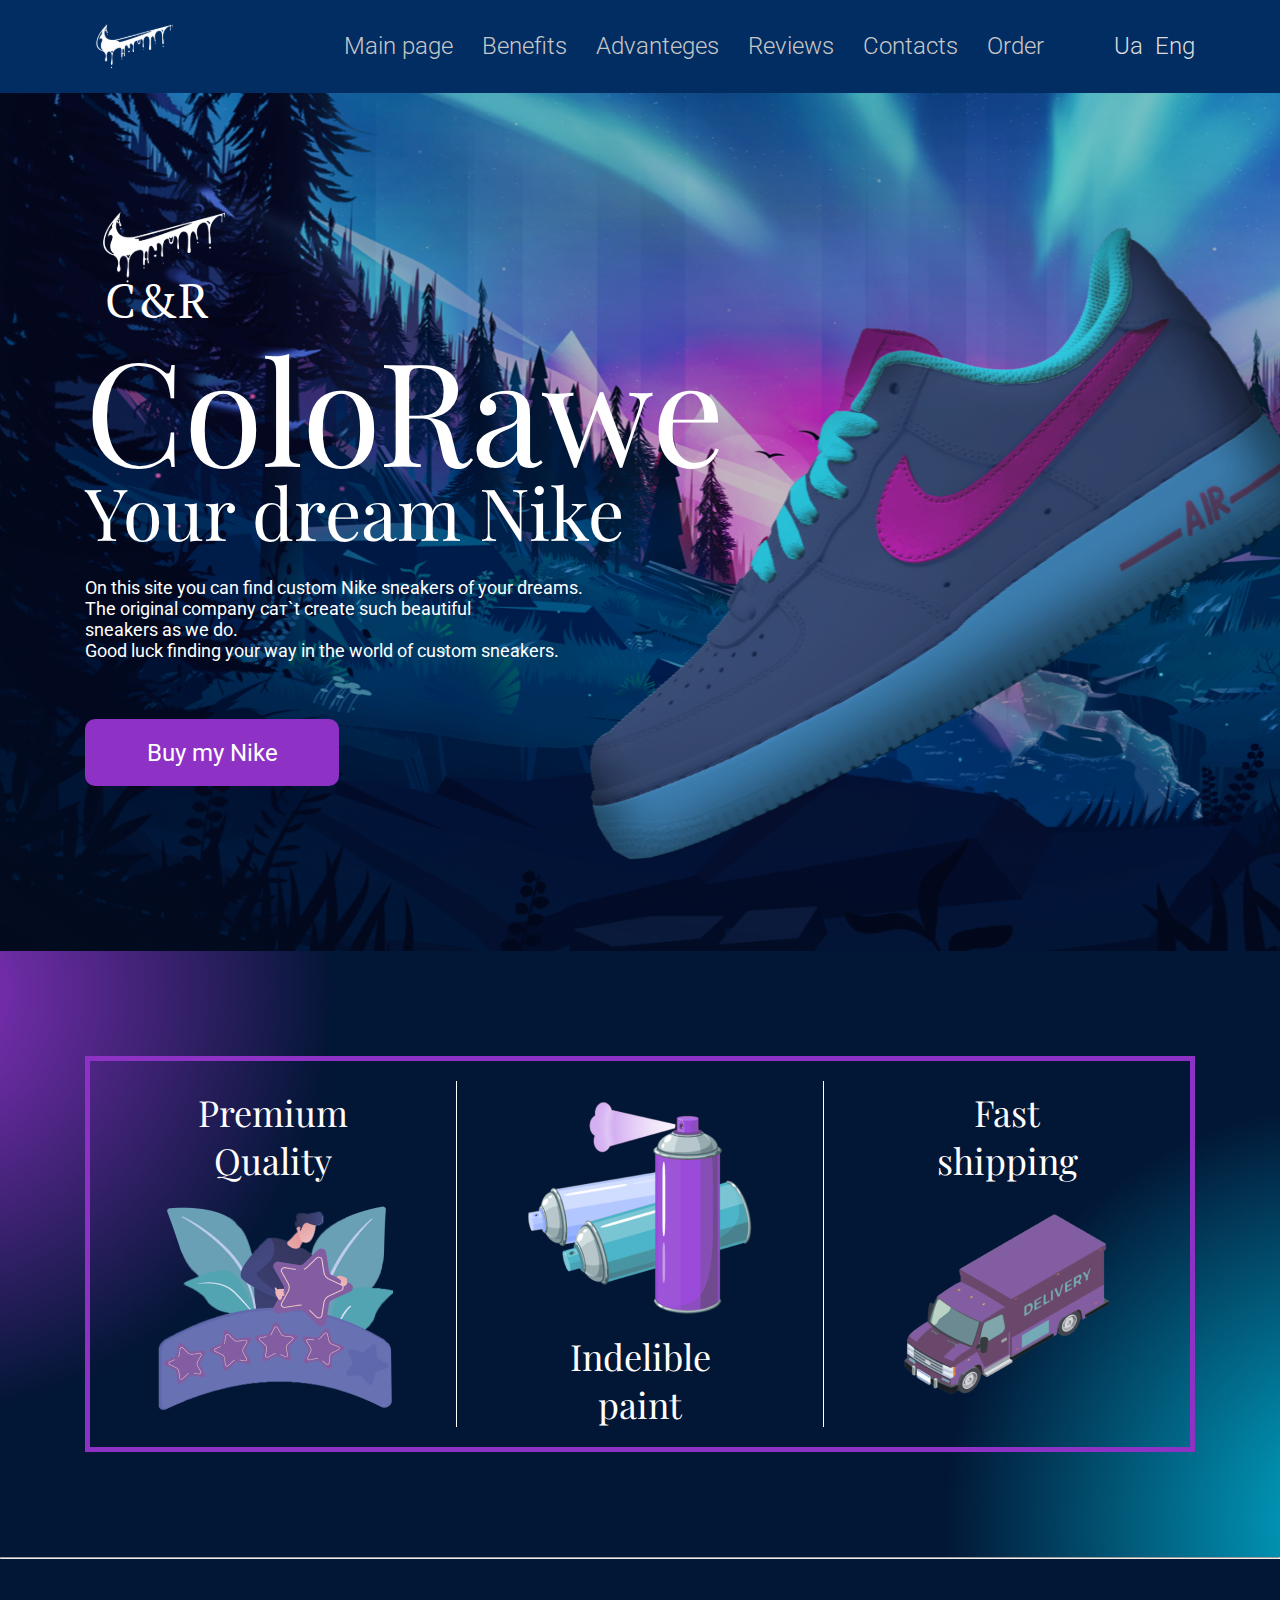
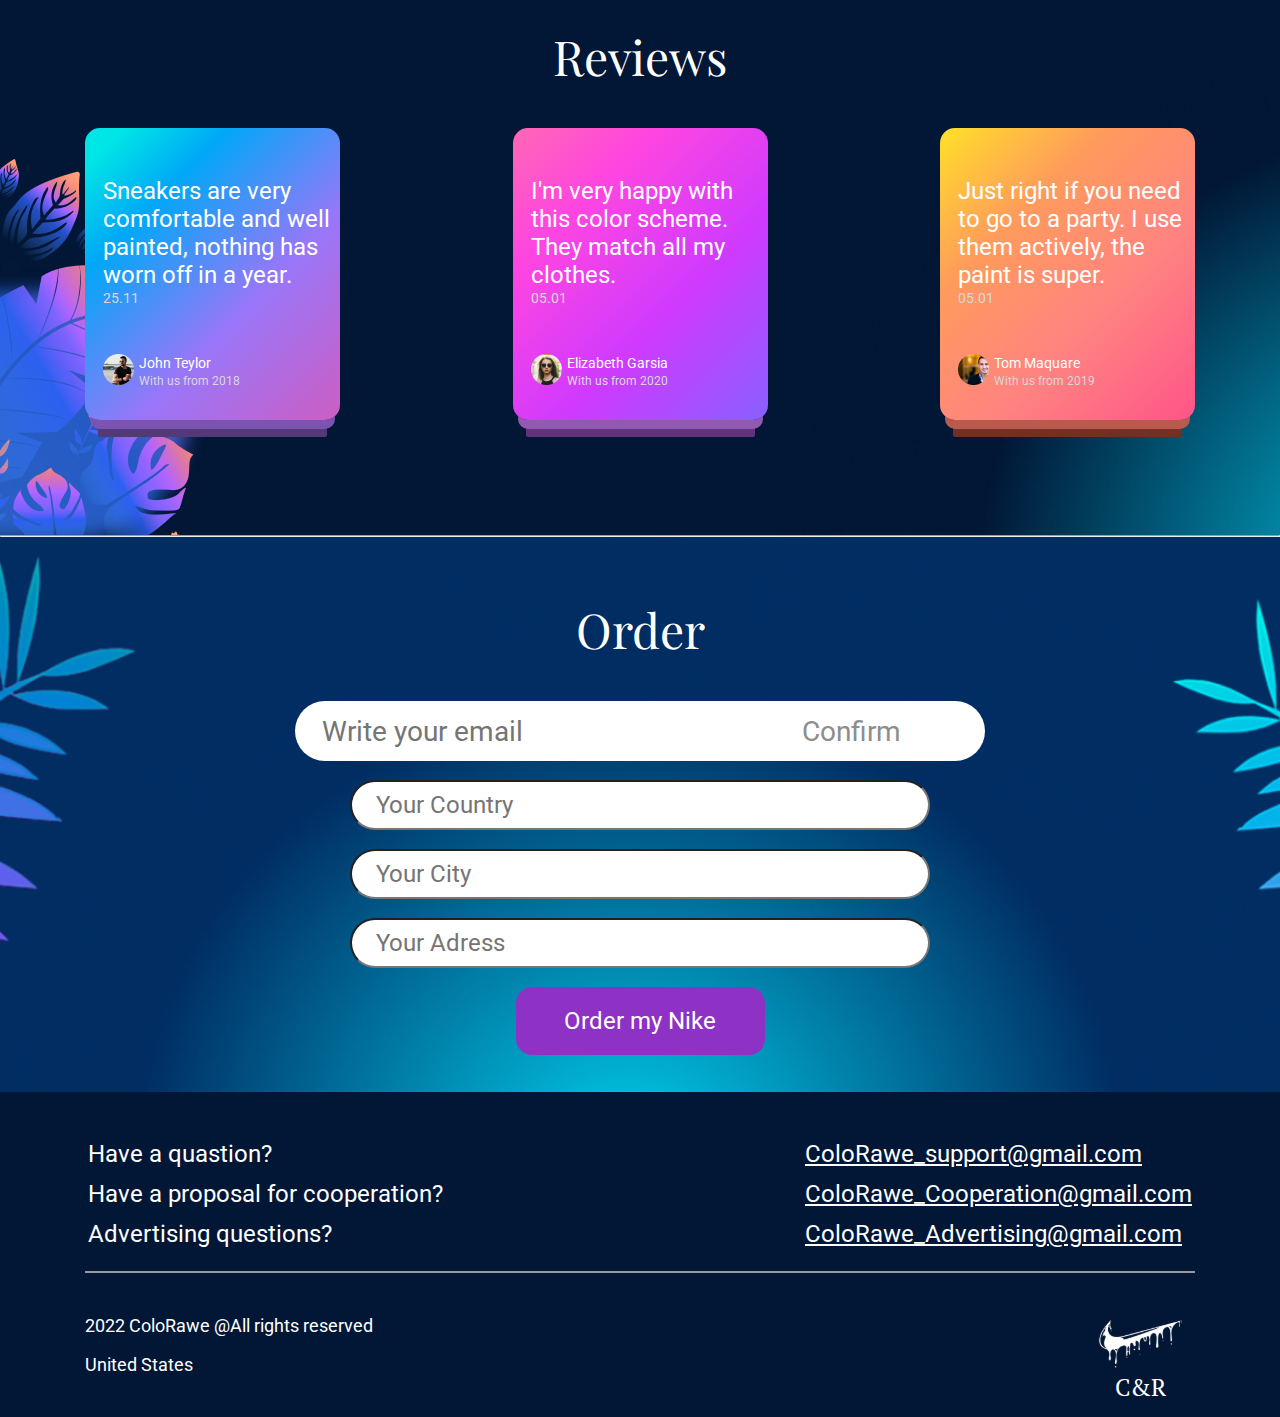
<file: index.html>
<!DOCTYPE html>
<html lang="en">
  <head>
    <meta charset="UTF-8" />
    <meta http-equiv="X-UA-Compatible" content="IE=edge" />
    <meta name="viewport" content="width=device-width, initial-scale=1.0" />
    <title>Nike</title>
    <link
      rel="stylesheet"
      href="https://cdnjs.cloudflare.com/ajax/libs/modern-normalize/2.0.0/modern-normalize.min.css"
    />
    <link
      href="https://fonts.googleapis.com/css2?family=PT+Serif&family=Playfair+Display&family=Roboto:wght@300;400&display=swap"
      rel="stylesheet"
    />
    <link rel="stylesheet" href="./css/style.css" />
  </head>
  <body>
    <header class="header">
      <div class="container">
        <img
          class="header_nike_icon"
          src="./src/icons/nike_icon.svg"
          alt="nike_icon"
        />
        <div class="header_menu hamburger_menu">
          <nav class="header_nav">
            <ul class="header_list">
              <li class="header_items">
                <a class="header_item_link header_link" href="#main"
                  >Main page</a
                >
              </li>
              <li class="header_items">
                <a class="header_item_link header_link" href="#information"
                  >Benefits</a>
              </li>
              <li class="header_items">
                <a class="header_item_link header_link" href="#information"
                  >Advanteges</a>
              </li>
              <li class="header_items">
                <a class="header_item_link header_link" href="#reviews"
                  >Reviews</a>
              </li>
              <li class="header_items">
                <a class="header_item_link header_link" href="#footer"
                  >Contacts</a>
              </li>
              <li class="header_items">
                <a class="header_item_link header_link" href="#order"
                  >Order</a>
              </li>
            </ul>
          </nav>
          <div class="header_language">
            <a class="header_language_link header_link" href="./UaIndex.html"
              >Ua</a
            >
            <a class="header_language_link header_link" href="./index.html"
              >Eng</a
            >
          </div>
          <div class="hamburger">
            <span></span>
            <span></span>
            <span></span>
          </div>
        </div>
      </div>
    </header>
    <main>
      <section class="main" id="main">
        <div class="container">
          <div class="main_logo">
            <img src="./src/icons/big_nike_icon.svg" alt="big_nike_icon" />
            <p class="main_text">C&R</p>
          </div>
          <div class="main_wrapper">
            <h1 class="main_wrapper_title">ColoRawe</h1>
            <p class="main_wrapper_subtitle">Your dream Nike</p>
            <p class="main_wrapper_descr">
              On this site you can find custom Nike sneakers of your dreams.
              <br />
              The original company caт`t create such beautiful <br />
              sneakers as we do. <br />
              Good luck finding your way in the world of custom sneakers.
            </p>
          </div>
          <div>
            <button class="main_btn">Buy my Nike</button>
          </div>
        </div>
      </section>
      <section class="information" id="information">
        <div class="container">
          <ul class="information_list">
            <li class="information_item">
              <h2 class="information_item_title">
                Premium <br />
                Quality
              </h2>
              <img
                class="information_item_img"
                src="./src/img/Premium_Quality.png"
                alt="Premium_Quality"
              />
            </li>
            <li class="information_item">
              <img
                class="information_item_img"
                src="./src/img/Indelible_paint.png"
                alt="Indelible_paint"
              />
              <h2 class="information_item_title">
                Indelible <br />
                paint
              </h2>
            </li>
            <li class="information_item">
              <h2 class="information_item_title">
                Fast <br />
                shipping
              </h2>
              <img
                class="information_item_img"
                src="./src/img/fast_shoping.png"
                alt="Fast_shoping"
              />
            </li>
          </ul>
        </div>
      </section>
      <hr />
      <section class="reviews" id="reviews">
        <div class="reviews_bg">
          <div class="container">
            <h2 class="reviews_title">Reviews</h2>
            <ul class="reviews_list">
              <li class="reviews_item">
                <p class="reviews_item_descr">
                  Sneakers are very comfortable and well painted, nothing has
                  worn off in a year.
                </p>
                <span class="reviews_date"> 25.11 </span>
                <div class="reviews_wrapper">
                  <div class="reviews_img">
                    <img src="./src/img/John.png" alt="John Teylor" />
                  </div>
                  <div class="reviews_box">
                    <h4 class="reviews_title_name">John Teylor</h4>
                    <span class="Join_date-date">With us from 2018</span>
                  </div>
                </div>
              </li>
              <li class="reviews_item">
                <p class="reviews_item_descr">
                  I'm very happy with this color scheme. They match all my
                  clothes.
                </p>
                <span class="reviews_date"> 05.01 </span>
                <div class="reviews_wrapper">
                  <div class="reviews_img">
                    <img src="./src/img/Elizabeth.png" alt="Elizabeth Garsia" />
                  </div>
                  <div class="reviews_box">
                    <h4 class="reviews_title_name">Elizabeth Garsia</h4>
                    <span class="Join_date-date">With us from 2020</span>
                  </div>
                </div>
              </li>
              <li class="reviews_item">
                <p class="reviews_item_descr">
                  Just right if you need to go to a party. I use them actively,
                  the paint is super.
                </p>
                <span class="reviews_date"> 05.01 </span>
                <div class="reviews_wrapper">
                  <div class="reviews_img">
                    <img src="./src/img/Tom.png" alt="Tom Maquare" />
                  </div>
                  <div class="reviews_box">
                    <h4 class="reviews_title_name">Tom Maquare</h4>
                    <span class="Join_date-date">With us from 2019</span>
                  </div>
                </div>
              </li>
            </ul>
          </div>
        </div>
      </section>
      <hr />
      <section class="order" id="order">
        <div class="container">
          <h2 class="order_title">Order</h2>
          <form class="order_form" action="/">
            <div class="order_form_wrapper">
              <input type="email" placeholder="Write your email" />
              <input type="button" value="Confirm" />
            </div>
            <input type="text" placeholder="Your Country" />
            <input type="text" placeholder="Your City" />
            <input type="text" placeholder="Your Adress" />
            <button class="order_btn">Order my Nike</button>
          </form>
        </div>
      </section>
    </main>
    <footer class="footer">
      <section id="footer">
        <div class="container">
          <table class="footer_table">
            <tr class="footer_quastions">
              <th class="footer_quastion">Have a quastion?</th>
              <th class="footer_quastion">Have a proposal for cooperation?</th>
              <th class="footer_quastion">Advertising questions?</th>
            </tr>
            <tr class="footer_answers">
              <th class="footer_answer">
                <a class="footer_item_link" href="/"
                  >ColoRawe_support@gmail.com</a
                >
              </th>
              <th class="footer_answer">
                <a class="footer_item_link" href="/"
                  >ColoRawe_Cooperation@gmail.com</a
                >
              </th>
              <th class="footer_answer">
                <a class="footer_item_link" href="/"
                  >ColoRawe_Advertising@gmail.com</a
                >
              </th>
            </tr>
          </table>
          <hr class="footer_line" />
          <div class="footer_block">
            <ul class="footer_list_p">
              <li class="footer_item">
                <p class="footer_item_p">2022 ColoRawe @All rights reserved</p>
              </li>
              <li class="footer_item">
                <p class="footer_item_p">United States</p>
              </li>
            </ul>
            <div class="footer_logo">
              <img
                class="footer_icon"
                src="./src/icons/icon_end.svg"
                alt="footer_icon"
              />
              <p class="footer_logo_p">С&R</p>
            </div>
          </div>
        </div>
      </section>
    </footer>
    <script src="./js/script.js"></script>
  </body>
</html>
</file>
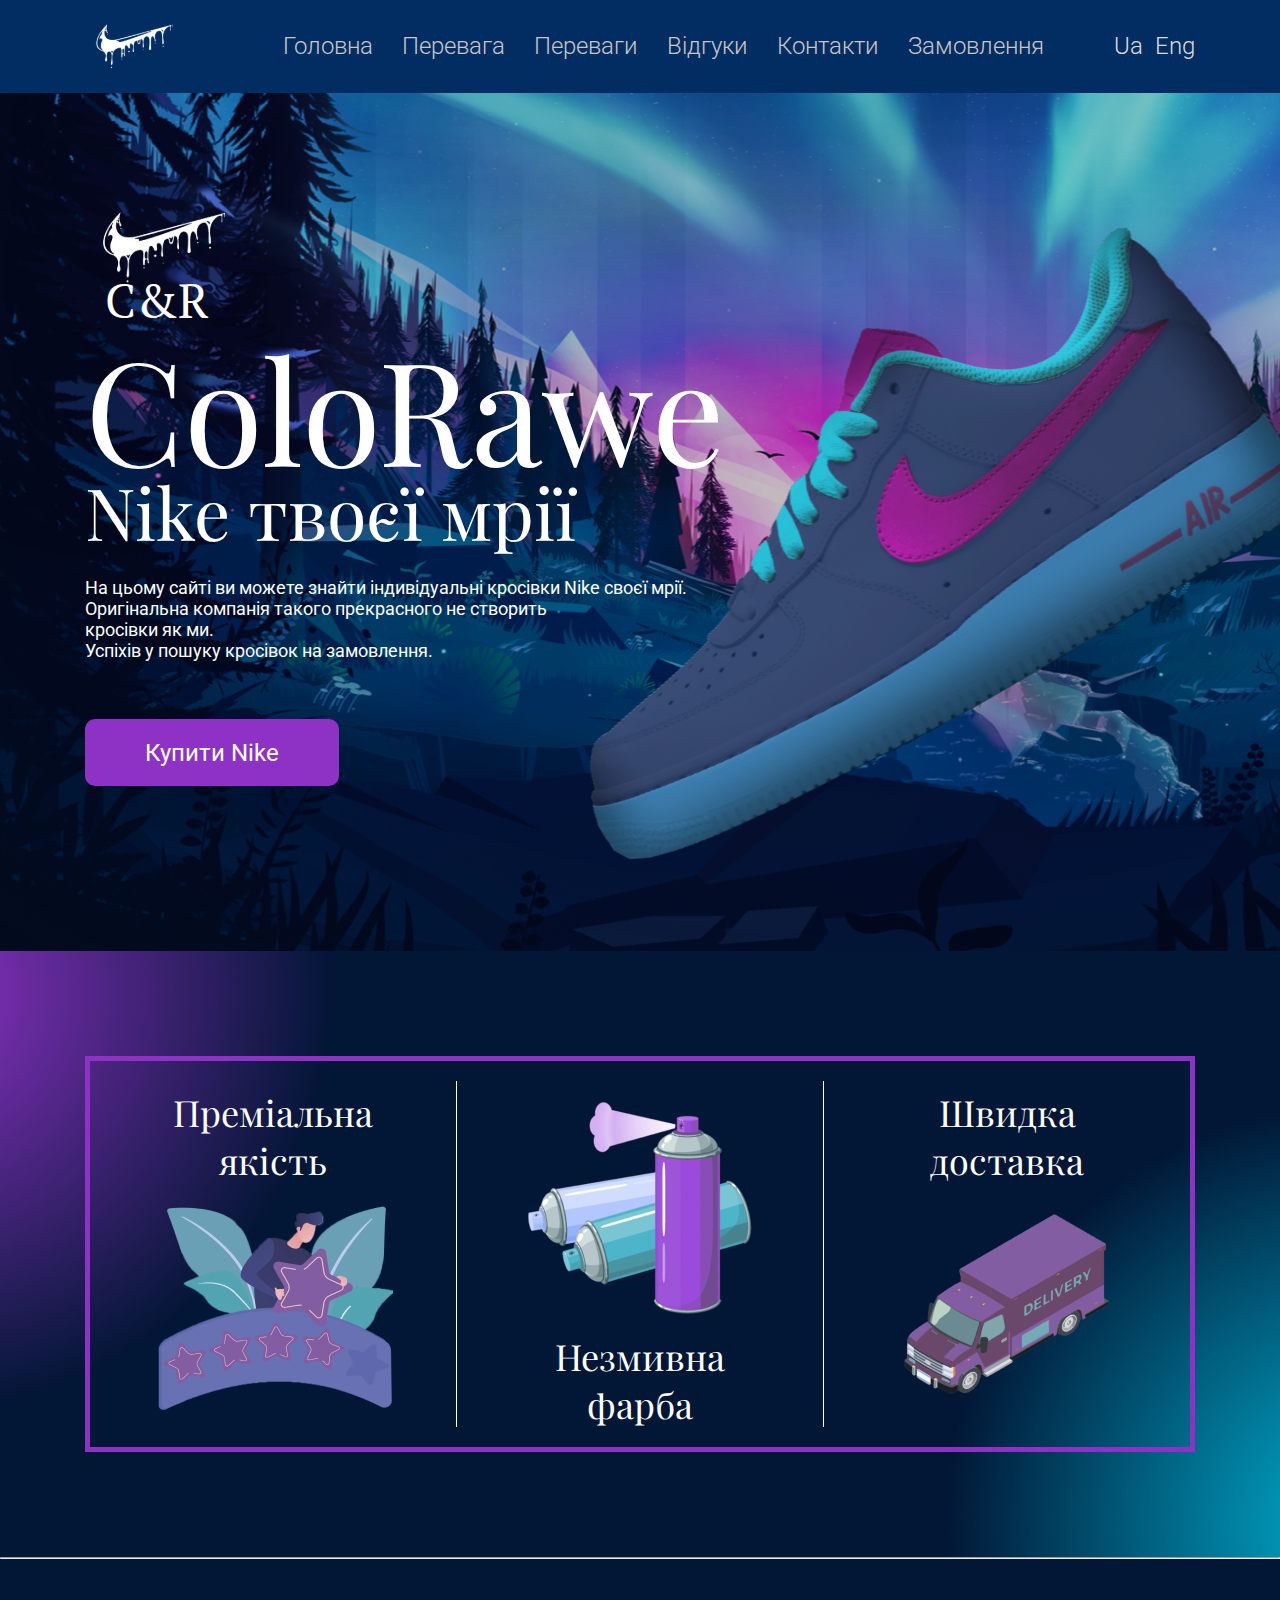
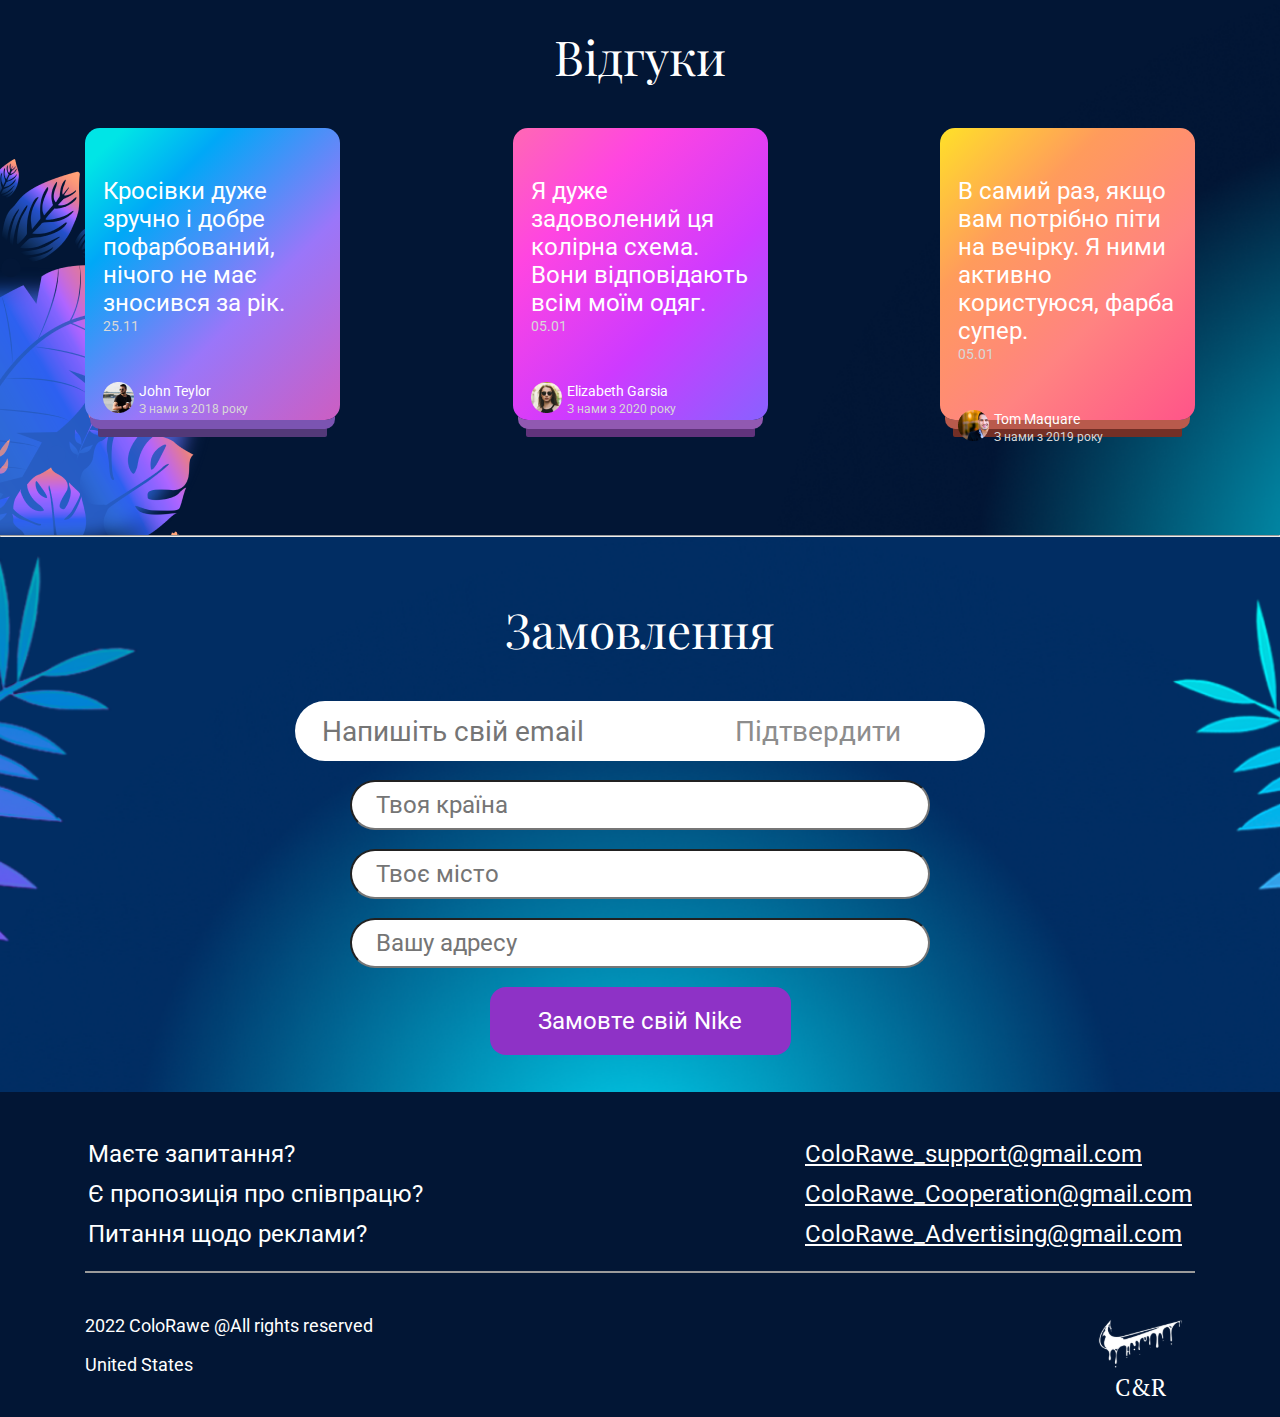
<file: UaIndex.html>
<!DOCTYPE html>
<html lang="en">
  <head>
    <meta charset="UTF-8" />
    <meta http-equiv="X-UA-Compatible" content="IE=edge" />
    <meta name="viewport" content="width=device-width, initial-scale=1.0" />
    <title>Nike</title>
    <link
      rel="stylesheet"
      href="https://cdnjs.cloudflare.com/ajax/libs/modern-normalize/2.0.0/modern-normalize.min.css"
    />
    <link
      href="https://fonts.googleapis.com/css2?family=PT+Serif&family=Playfair+Display&family=Roboto:wght@300;400&display=swap"
      rel="stylesheet"
    />
    <link rel="stylesheet" href="./css/style.css" />
  </head>
  <body>
    <header class="header">
      <div class="container">
        <img class="header_nike_icon" src="./src/icons/nike_icon.svg" alt="nike_icon" />
        <div class="header_menu">
          <nav class="header_nav">
            <ul class="header_list">
              <li class="header_items"><a class="header_item_link header_link" href="#main">Головна</a></li>
              <li class="header_items"><a class="header_item_link header_link" href="#works">Перевага</a></li>
              <li class="header_items"><a class="header_item_link header_link" href="#works">Переваги</a></li>
              <li class="header_items"><a class="header_item_link header_link" href="#reviews">Відгуки</a></li>
              <li class="header_items"><a class="header_item_link header_link" href="#footer">Контакти</a></li>
              <li class="header_items"><a class="header_item_link header_link" href="#order">Замовлення</a></li>
            </ul>
          </nav>
          <div class="header_language">
            <a class="header_language_link header_link" href="./UaIndex.html">Ua</a>
            <a class="header_language_link header_link" href="./index.html">Eng</a>
          </div>
        </div>
      </div>
    </header>
    <main>
        <section class="main" id="main">
        <div class="container">
          <div class="main_logo">
            <img src="./src/icons/big_nike_icon.svg" alt="big_nike_icon">
            <p class="main_text">C&R</p>
          </div>
          <div class="main_wrapper">
            <h1 class="main_wrapper_title">ColoRawe</h1>
            <p class="main_wrapper_subtitle">Nike твоєї мрії</p>
            <p class="main_wrapper_descr">
                На цьому сайті ви можете знайти індивідуальні кросівки Nike своєї мрії.
              <br />
              Оригінальна компанія такого прекрасного не створить <br />
              кросівки як ми. <br />
              Успіхів у пошуку кросівок на замовлення.
            </p>
          </div>
          <div>
            <button class="main_btn">Купити Nike</button>
          </div>
      </div>
      </section>
      <section class="information" id="information">
      <div class="container">
          <ul class="information_list">
            <li class="information_item">
              <h2 class="information_item_title">Преміальна <br> якість</h2>
              <img
                class="information_item_img"
                src="./src/img/Premium_Quality.png"
                alt="Premium_Quality"
              />
            </li>
            <li class="information_item">
              <img
                class="information_item_img"
                src="./src/img/Indelible_paint.png"
                alt="Indelible_paint"
              />
              <h2 class="information_item_title">Незмивна <br> фарба</h2>
            </li>
            <li class="information_item">
              <h2 class="information_item_title">Швидка <br> доставка</h2>
              <img
                class="information_item_img"
                src="./src/img/fast_shoping.png"
                alt="Fast_shoping"
              />
            </li>
          </ul>
      </div>
      </section>
      <hr>
      <section class="reviews" id="reviews"> 
<div class="reviews_bg">
    <div class="container">
        <h2 class="reviews_title">Відгуки</h2>
        <ul class="reviews_list">
          <li class="reviews_item">
            <p class="reviews_item_descr">
                Кросівки дуже
                зручно і добре
                пофарбований, нічого не має
                зносився за рік.
            </p>
            <span class="reviews_date"> 25.11 </span>
            <div class="reviews_wrapper">
              <div class="reviews_img">
                  <img src="./src/img/John.png" alt="John Teylor" />
                </div>
                <div class="reviews_box">
                  <h4 class="reviews_title_name">John Teylor</h4>
                  <span class="Join_date-date">З нами з 2018 року</span>
                </div>
            </div>
          </li>
          <li class="reviews_item">
            <p class="reviews_item_descr">
                Я дуже задоволений
                ця колірна схема.
                Вони відповідають всім моїм
                одяг.
            </p>
            <span class="reviews_date"> 05.01 </span>
           <div class="reviews_wrapper">
              <div class="reviews_img">
                  <img src="./src/img/Elizabeth.png" alt="Elizabeth Garsia" />
                </div>
                <div class="reviews_box">
                  <h4 class="reviews_title_name">Elizabeth Garsia</h4>
                  <span class="Join_date-date">З нами з 2020 року</span>
                </div>
           </div>
          </li>
          <li class="reviews_item">
            <p class="reviews_item_descr">
                В самий раз, якщо вам потрібно
                піти на вечірку.
                Я ними активно користуюся,
                фарба супер.
            </p>
            <span class="reviews_date"> 05.01 </span>
            <div class="reviews_wrapper"><div class="reviews_img">
              <img src="./src/img/Tom.png" alt="Tom Maquare" />
            </div>
            <div class="reviews_box">
              <h4 class="reviews_title_name">Tom Maquare</h4>
              <span class="Join_date-date">З нами з 2019 року</span>
            </div>
          </div>
          </li>
        </ul>
    </div>
</div>
    </section>
    <hr>
    <section class="order" id="order">
      <div class="container">
        <h2 class="order_title">Замовлення</h2>
        <form class="order_form" action="/">
            <div class="order_form_wrapper">
                <input type="email" placeholder="Напишіть свій email">
                <input type="button" value="Підтвердити">
            </div>
            <input type="text" placeholder="Твоя країна">
            <input type="text" placeholder="Твоє місто">
            <input type="text" placeholder="Вашу адресу">
            <button class="order_btn">
                Замовте свій Nike
            </button>
        </form>
        </div>
        </section>
    </main>
        <section class="footer" id="footer">
            <div class="container">
                <table class="footer_table">
                    <tr class="footer_quastions">
                        <th class="footer_quastion">
                            Маєте запитання?
                        </th>
                        <th class="footer_quastion">
                            Є пропозиція про співпрацю?
                        </th>
                        <th class="footer_quastion">
                            Питання щодо реклами?
                        </th>
                    </tr>
                    <tr class="footer_answers">
                        <th class="footer_answer">
                            <a class="footer_item_link" href="/">ColoRawe_support@gmail.com</a>
                        </th>
                        <th class="footer_answer">
                            <a class="footer_item_link" href="/">ColoRawe_Cooperation@gmail.com</a>
                        </th>
                        <th class="footer_answer">
                            <a class="footer_item_link" href="/">ColoRawe_Advertising@gmail.com</a>
                        </th>
                    </tr>
                </table>
                <hr class="footer_line"></hr>
                <div class="footer_block">
                  <ul class="footer_list_p">
                    <li class="footer_item">
                        <p class="footer_item_p">
                            2022 ColoRawe @All rights reserved
                        </p>
                    </li>
                    <li class="footer_item">
                        <p class="footer_item_p">
                            United States
                        </p>
                    </li>
                </ul>
                <div class="footer_logo">
                    <img class="footer_icon" src="./src/icons/icon_end.svg" alt="footer_icon">
                    <p class="footer_logo_p">С&R</p>
                </div>
                </div>
            </div>
        </section>
  </body>
</html>
</file>
<file: css/style.css>
@import url(./header.css);
@import url(./variable.css);
@import url(./main.css);
@import url(./information.css);
@import url(./reviews.css);
@import url(./order.css);
@import url(./footer.css);
@import url(./media.css);

html {
    scroll-behavior: smooth;
}


.container {
    max-width: 1140px;
    margin: 0 auto;
  }

span {
    color: #2196f3;
  }

li {
    text-decoration: none;
    list-style: none;
  }

a {
    text-decoration: none;
}
</file>
